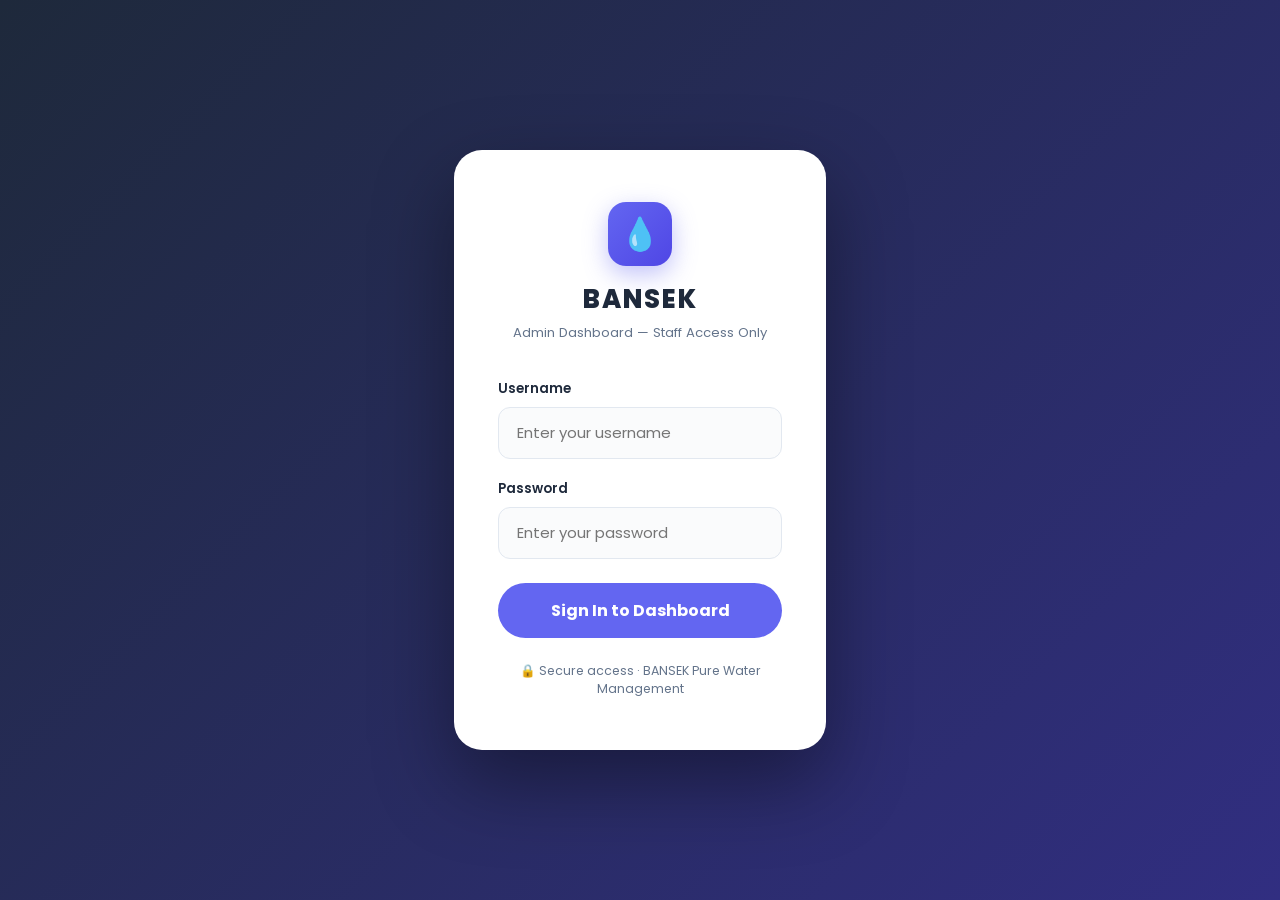
<file: admin/index.html>
﻿<!DOCTYPE html>
<html lang="en">
<head>
  <meta charset="UTF-8"/>
  <meta name="viewport" content="width=device-width,initial-scale=1.0"/>
  <title>Admin Login — BANSEK Pure Water</title>
  <link rel="preconnect" href="https://fonts.googleapis.com">
  <link href="https://fonts.googleapis.com/css2?family=Poppins:wght@400;500;600;700;800&display=swap" rel="stylesheet">
  <link rel="stylesheet" href="css/login.css">
</head>
<body>
  <div class="login-wrap">
    <div class="login-card">
      <div class="login-logo">
        <div class="login-logo-mark">💧</div>
        <h1>BANSEK</h1>
        <p>Admin Dashboard — Staff Access Only</p>
      </div>

      <div class="login-error" id="login-error">⚠️ Incorrect username or password.</div>

      <form id="login-form" novalidate>
        <div class="form-group">
          <label for="username">Username</label>
          <input type="text" id="username" placeholder="Enter your username" autocomplete="username" required>
        </div>
        <div class="form-group">
          <label for="password">Password</label>
          <input type="password" id="password" placeholder="Enter your password" autocomplete="current-password" required>
        </div>
        <button type="submit" class="login-btn">Sign In to Dashboard</button>
      </form>

      <p class="login-footer">🔒 Secure access · BANSEK Pure Water Management</p>
    </div>
  </div>

  <script>
    // ── Default credentials (change these!) ──────────
    // To change: update ADMIN_USER and ADMIN_PASS below
    const ADMIN_USER = 'bansek_admin';
    const ADMIN_PASS = 'bansek2026';

    // Resolve paths relative to current location so it works
    // both locally (admin/index.html) and on the server (/admin/)
    const BASE = window.location.pathname.replace(/\/[^/]*$/, '/');

    // If already logged in, go straight to dashboard
    if (sessionStorage.getItem('bansek_auth') === 'true') {
      window.location.href = BASE + 'dashboard.html';
    }

    document.getElementById('login-form').addEventListener('submit', function(e) {
      e.preventDefault();
      const user = document.getElementById('username').value.trim();
      const pass = document.getElementById('password').value.trim();
      const err  = document.getElementById('login-error');

      if (user === ADMIN_USER && pass === ADMIN_PASS) {
        sessionStorage.setItem('bansek_auth', 'true');
        window.location.href = BASE + 'dashboard.html';
      } else {
        err.style.display = 'block';
        document.getElementById('password').value = '';
        document.getElementById('password').focus();
      }
    });
  </script>
</body>
</html>
</file>
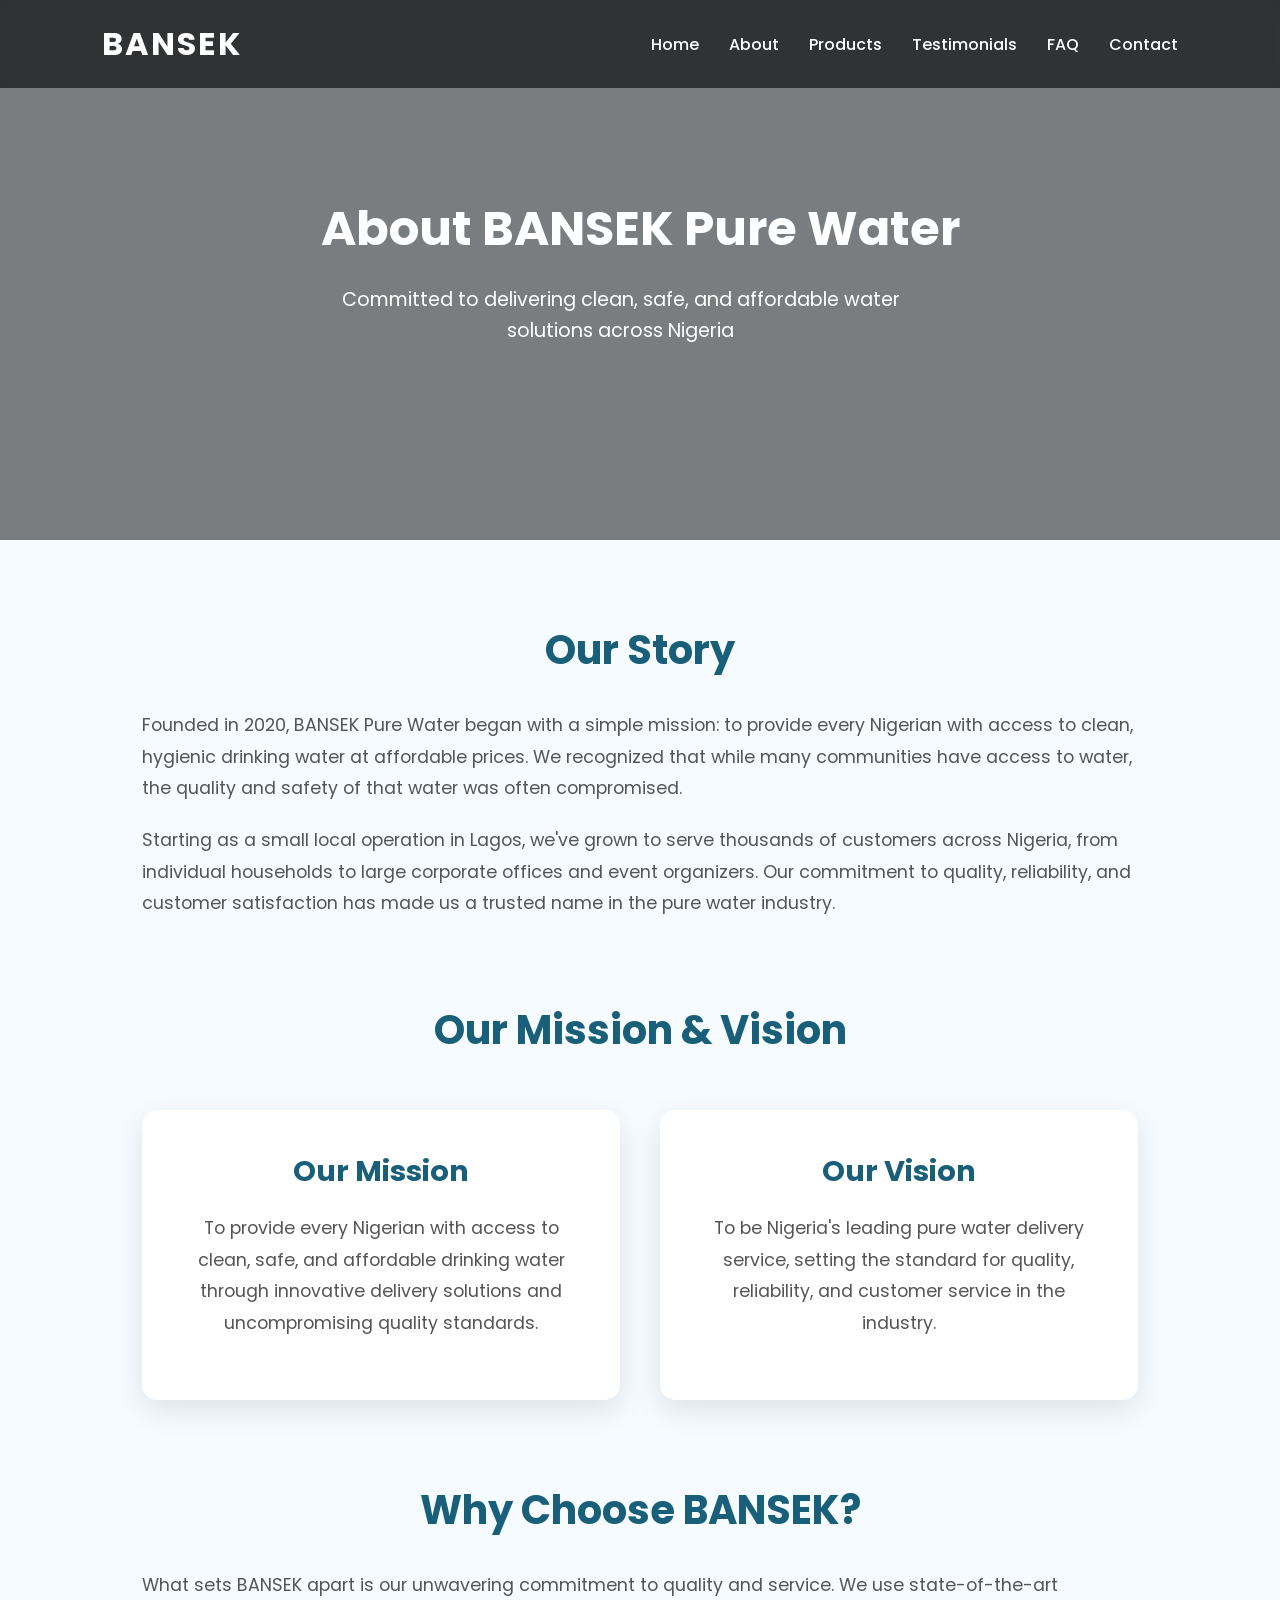
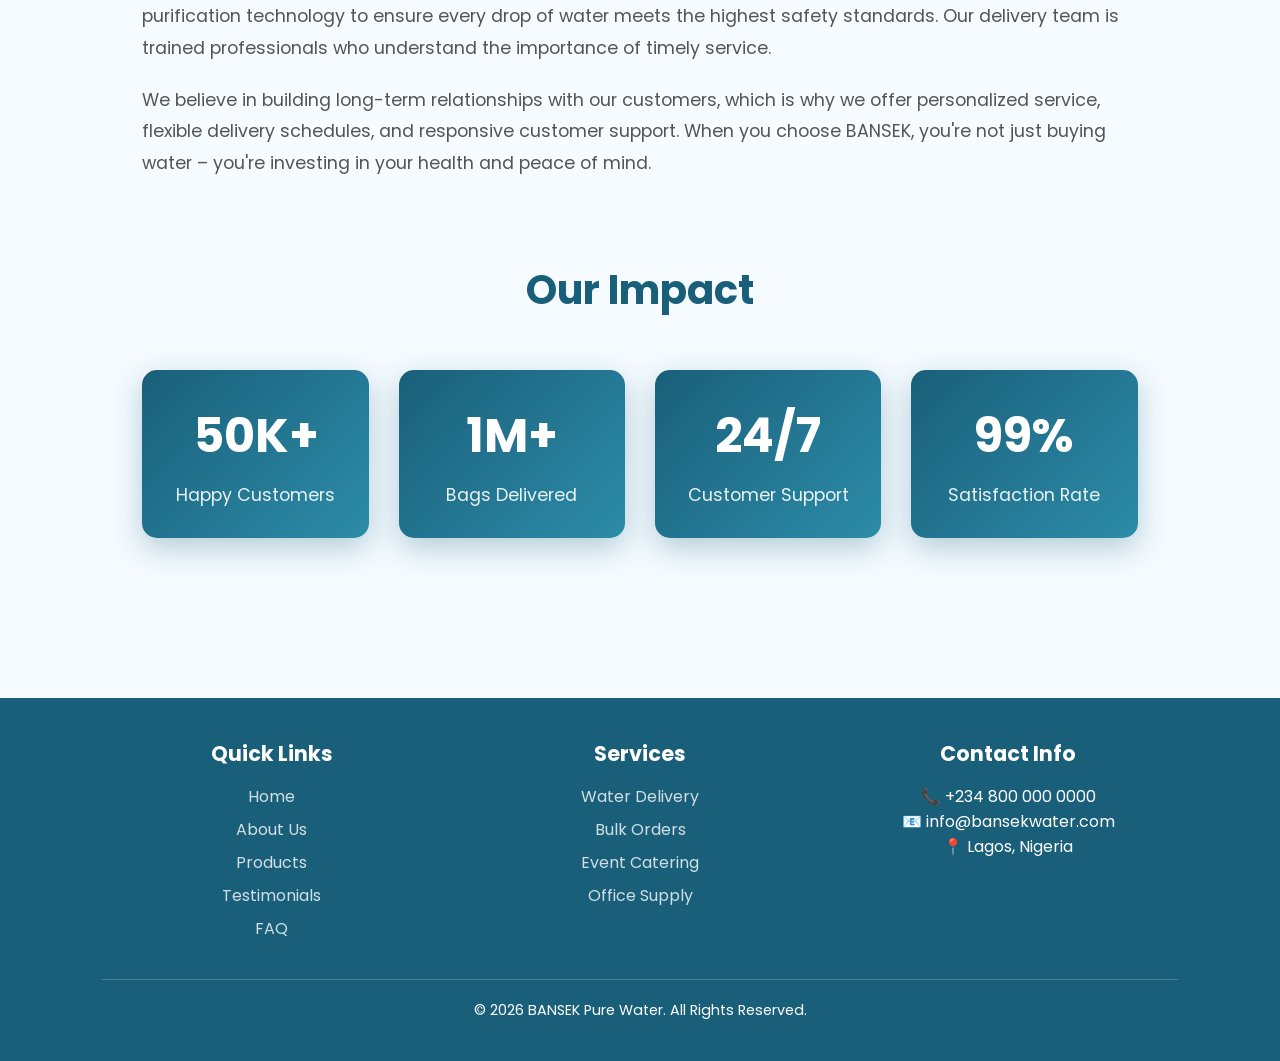
<file: about.html>
<!doctype html>
<html lang="en">
  <head>
    <meta charset="UTF-8" />
    <meta name="viewport" content="width=device-width, initial-scale=1.0" />
    <title>About Us - BANSEK Pure Water</title>
    <meta
      name="description"
      content="Learn about BANSEK Pure Water - Nigeria's leading sachet water delivery service. Quality, reliability, and customer satisfaction since 2020."
    />

    <link rel="preconnect" href="https://fonts.googleapis.com" />
    <link
      href="https://fonts.googleapis.com/css2?family=Poppins:wght@300;400;500;600;700&display=swap"
      rel="stylesheet"
    />

    <style>
      * {
        margin: 0;
        padding: 0;
        box-sizing: border-box;
        font-family: "Poppins", sans-serif;
      }

      html {
        scroll-behavior: smooth;
      }

      body {
        background: #f5fbff;
        color: #222;
        overflow-x: hidden;
      }

      /* NAVBAR */
      nav {
        width: 100%;
        display: flex;
        justify-content: space-between;
        align-items: center;
        padding: 20px 8%;
        position: fixed;
        top: 0;
        left: 0;
        z-index: 1000;
        background: rgba(0, 0, 0, 0.6);
        backdrop-filter: blur(8px);
      }

      nav h1 {
        color: white;
        font-size: 2rem;
        font-weight: 700;
        letter-spacing: 2px;
      }

      nav ul {
        display: flex;
        gap: 30px;
        list-style: none;
      }

      nav a {
        color: white;
        text-decoration: none;
        font-weight: 500;
        font-size: 1rem;
        transition: all 0.3s ease;
        position: relative;
      }

      nav a::after {
        content: "";
        position: absolute;
        bottom: -5px;
        left: 0;
        width: 0;
        height: 2px;
        background: white;
        transition: width 0.3s ease;
      }

      nav a:hover::after {
        width: 100%;
      }

      /* HERO */
      .hero {
        height: 60vh;
        background:
          linear-gradient(rgba(0, 0, 0, 0.5), rgba(0, 0, 0, 0.5)),
          url("https://images.unsplash.com/photo-1558618666-fcd25c85cd64?q=80&w=1200&auto=format&fit=crop")
            center/cover;
        display: flex;
        align-items: center;
        justify-content: center;
        text-align: center;
        color: white;
        padding: 0 8%;
      }

      .hero h2 {
        font-size: 3rem;
        margin-bottom: 20px;
        font-weight: 700;
      }

      .hero p {
        font-size: 1.2rem;
        max-width: 600px;
        line-height: 1.6;
      }

      /* CONTENT */
      .content {
        padding: 80px 8%;
        max-width: 1200px;
        margin: 0 auto;
      }

      .section {
        margin-bottom: 80px;
      }

      .section h2 {
        font-size: 2.5rem;
        margin-bottom: 30px;
        color: #1a5f7a;
        text-align: center;
      }

      .section p {
        font-size: 1.1rem;
        line-height: 1.8;
        margin-bottom: 20px;
        color: #555;
      }

      .mission-vision {
        display: grid;
        grid-template-columns: repeat(auto-fit, minmax(300px, 1fr));
        gap: 40px;
        margin-top: 50px;
      }

      .mission-card,
      .vision-card {
        background: white;
        padding: 40px;
        border-radius: 15px;
        box-shadow: 0 10px 30px rgba(0, 0, 0, 0.1);
        text-align: center;
      }

      .mission-card h3,
      .vision-card h3 {
        font-size: 1.8rem;
        margin-bottom: 20px;
        color: #1a5f7a;
      }

      .stats {
        display: grid;
        grid-template-columns: repeat(auto-fit, minmax(200px, 1fr));
        gap: 30px;
        margin-top: 50px;
      }

      .stat-card {
        background: linear-gradient(135deg, #1a5f7a, #2c8ca8);
        color: white;
        padding: 30px;
        border-radius: 15px;
        text-align: center;
        box-shadow: 0 10px 30px rgba(26, 95, 122, 0.3);
      }

      .stat-number {
        font-size: 3rem;
        font-weight: 700;
        margin-bottom: 10px;
      }

      .stat-label {
        font-size: 1.1rem;
        opacity: 0.9;
      }

      /* FOOTER */
      footer {
        background: #1a5f7a;
        color: white;
        padding: 40px 8%;
        text-align: center;
      }

      .footer-content {
        display: grid;
        grid-template-columns: repeat(auto-fit, minmax(250px, 1fr));
        gap: 30px;
        margin-bottom: 30px;
      }

      .footer-section h3 {
        margin-bottom: 15px;
        font-size: 1.3rem;
      }

      .footer-section a {
        color: white;
        text-decoration: none;
        display: block;
        margin-bottom: 8px;
        opacity: 0.8;
        transition: opacity 0.3s ease;
      }

      .footer-section a:hover {
        opacity: 1;
      }

      .footer-bottom {
        border-top: 1px solid rgba(255, 255, 255, 0.2);
        padding-top: 20px;
        font-size: 0.9rem;
      }

      @media (max-width: 768px) {
        nav ul {
          gap: 15px;
        }

        .hero {
          height: 50vh;
          padding: 0 5%;
        }

        .hero h2 {
          font-size: 2rem;
        }

        .content {
          padding: 40px 5%;
        }

        .section h2 {
          font-size: 2rem;
        }

        .mission-vision {
          grid-template-columns: 1fr;
        }

        .stats {
          grid-template-columns: repeat(2, 1fr);
        }

        .footer-content {
          grid-template-columns: 1fr;
        }
      }
    </style>
  </head>

  <body>
    <!-- NAVBAR -->
    <nav>
      <h1>BANSEK</h1>
      <ul>
        <li><a href="index.html">Home</a></li>
        <li><a href="about.html">About</a></li>
        <li><a href="products.html">Products</a></li>
        <li><a href="testimonials.html">Testimonials</a></li>
        <li><a href="faq.html">FAQ</a></li>
        <li><a href="#contact">Contact</a></li>
      </ul>
    </nav>

    <!-- HERO -->
    <section class="hero">
      <div>
        <h2>About BANSEK Pure Water</h2>
        <p>
          Committed to delivering clean, safe, and affordable water solutions
          across Nigeria
        </p>
      </div>
    </section>

    <!-- CONTENT -->
    <div class="content">
      <section class="section">
        <h2>Our Story</h2>
        <p>
          Founded in 2020, BANSEK Pure Water began with a simple mission: to
          provide every Nigerian with access to clean, hygienic drinking water
          at affordable prices. We recognized that while many communities have
          access to water, the quality and safety of that water was often
          compromised.
        </p>
        <p>
          Starting as a small local operation in Lagos, we've grown to serve
          thousands of customers across Nigeria, from individual households to
          large corporate offices and event organizers. Our commitment to
          quality, reliability, and customer satisfaction has made us a trusted
          name in the pure water industry.
        </p>
      </section>

      <section class="section">
        <h2>Our Mission & Vision</h2>
        <div class="mission-vision">
          <div class="mission-card">
            <h3>Our Mission</h3>
            <p>
              To provide every Nigerian with access to clean, safe, and
              affordable drinking water through innovative delivery solutions
              and uncompromising quality standards.
            </p>
          </div>
          <div class="vision-card">
            <h3>Our Vision</h3>
            <p>
              To be Nigeria's leading pure water delivery service, setting the
              standard for quality, reliability, and customer service in the
              industry.
            </p>
          </div>
        </div>
      </section>

      <section class="section">
        <h2>Why Choose BANSEK?</h2>
        <p>
          What sets BANSEK apart is our unwavering commitment to quality and
          service. We use state-of-the-art purification technology to ensure
          every drop of water meets the highest safety standards. Our delivery
          team is trained professionals who understand the importance of timely
          service.
        </p>
        <p>
          We believe in building long-term relationships with our customers,
          which is why we offer personalized service, flexible delivery
          schedules, and responsive customer support. When you choose BANSEK,
          you're not just buying water – you're investing in your health and
          peace of mind.
        </p>
      </section>

      <section class="section">
        <h2>Our Impact</h2>
        <div class="stats">
          <div class="stat-card">
            <div class="stat-number">50K+</div>
            <div class="stat-label">Happy Customers</div>
          </div>
          <div class="stat-card">
            <div class="stat-number">1M+</div>
            <div class="stat-label">Bags Delivered</div>
          </div>
          <div class="stat-card">
            <div class="stat-number">24/7</div>
            <div class="stat-label">Customer Support</div>
          </div>
          <div class="stat-card">
            <div class="stat-number">99%</div>
            <div class="stat-label">Satisfaction Rate</div>
          </div>
        </div>
      </section>
    </div>

    <!-- FOOTER -->
    <footer>
      <div class="footer-content">
        <div class="footer-section">
          <h3>Quick Links</h3>
          <a href="index.html">Home</a>
          <a href="about.html">About Us</a>
          <a href="products.html">Products</a>
          <a href="testimonials.html">Testimonials</a>
          <a href="faq.html">FAQ</a>
        </div>
        <div class="footer-section">
          <h3>Services</h3>
          <a href="products.html#delivery">Water Delivery</a>
          <a href="products.html#bulk">Bulk Orders</a>
          <a href="products.html#events">Event Catering</a>
          <a href="products.html#offices">Office Supply</a>
        </div>
        <div class="footer-section">
          <h3>Contact Info</h3>
          <p>📞 +234 800 000 0000</p>
          <p>📧 info@bansekwater.com</p>
          <p>📍 Lagos, Nigeria</p>
        </div>
      </div>
      <div class="footer-bottom">
        <p>© 2026 BANSEK Pure Water. All Rights Reserved.</p>
      </div>
    </footer>
  </body>
</html>
</file>
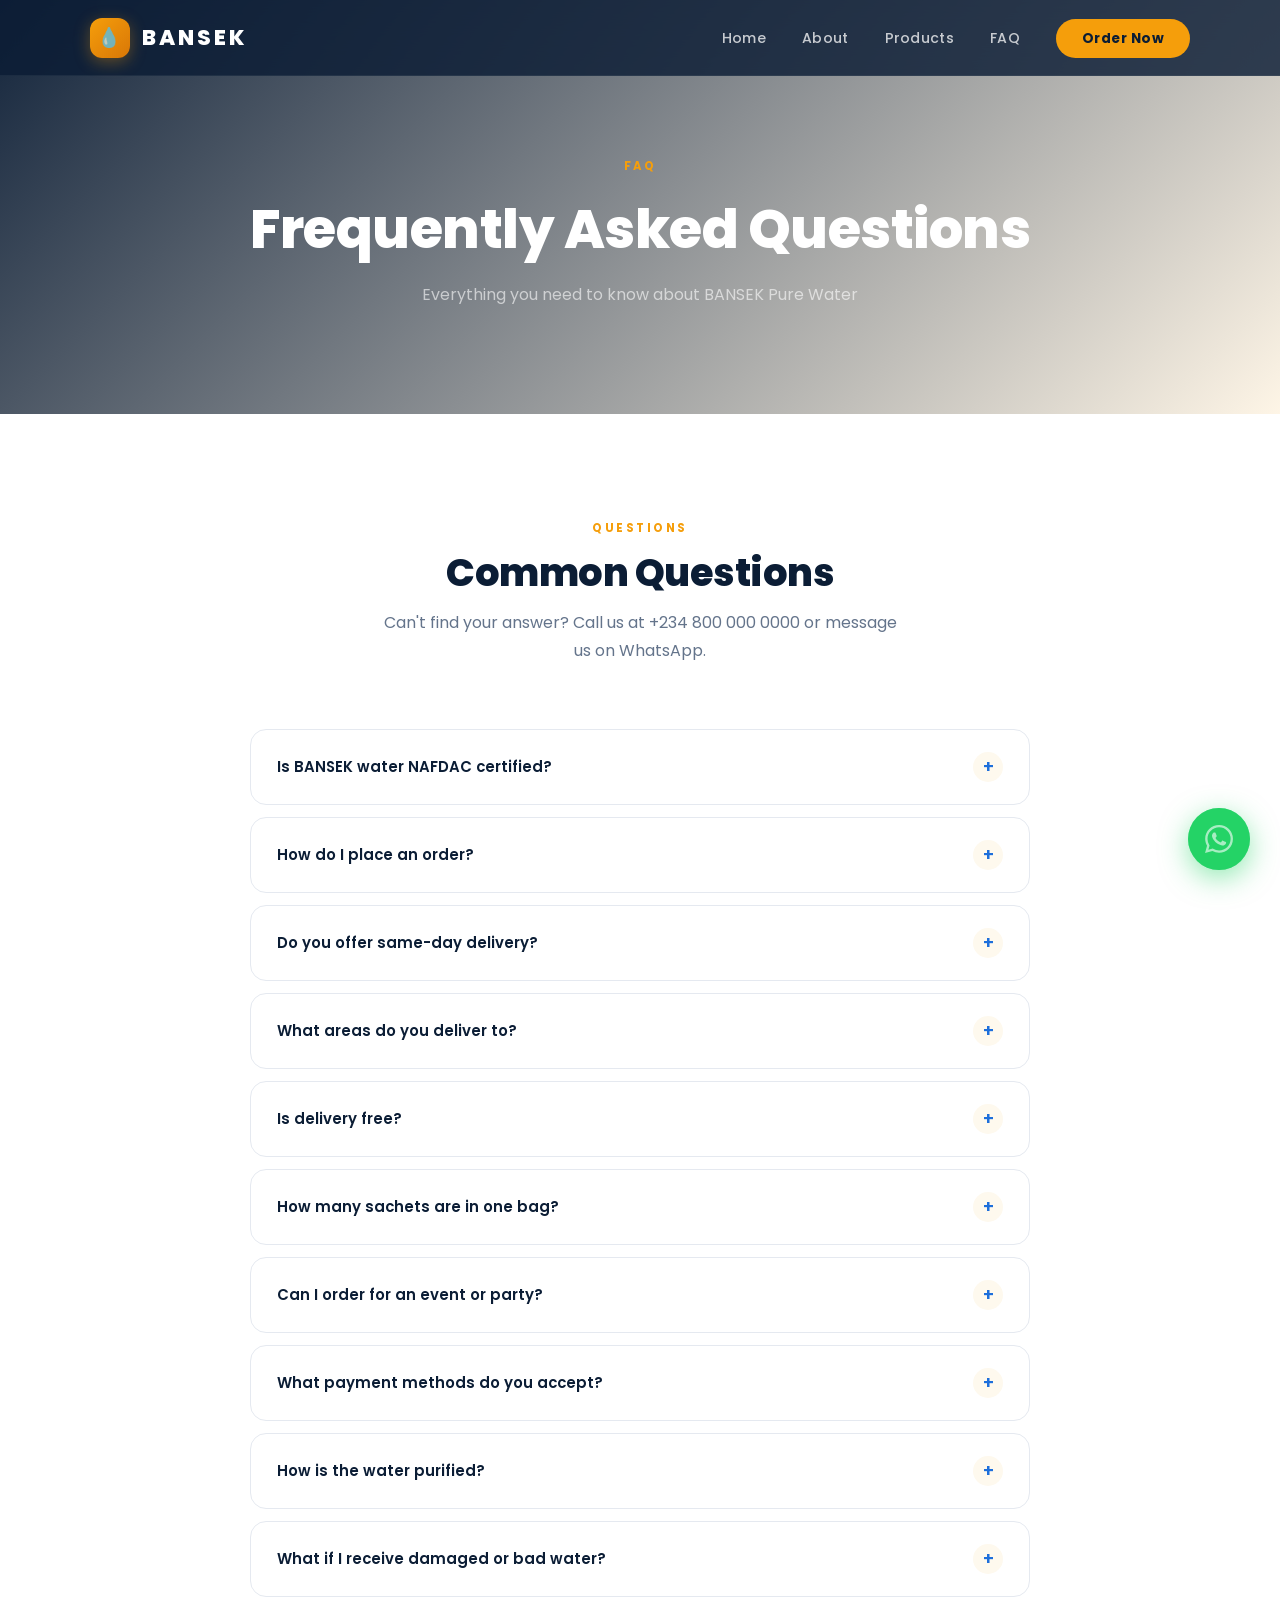
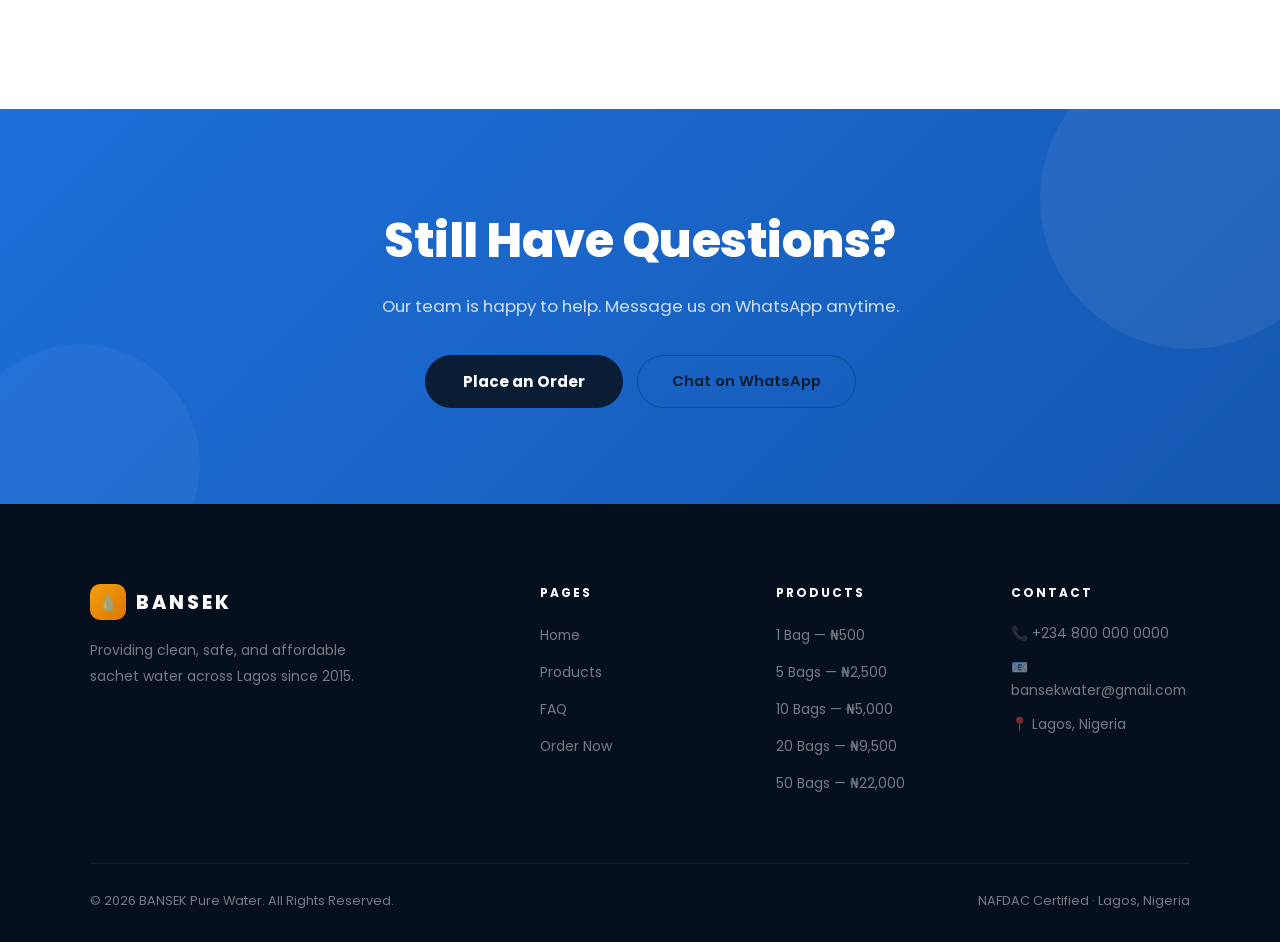
<file: faq.html>
﻿<!DOCTYPE html>
<html lang="en">
<head>
  <meta charset="UTF-8"/><meta name="viewport" content="width=device-width,initial-scale=1.0"/>
  <title>FAQ — BANSEK Pure Water</title>
  <link rel="preconnect" href="https://fonts.googleapis.com">
  <link href="https://fonts.googleapis.com/css2?family=Poppins:wght@300;400;500;600;700;800&display=swap" rel="stylesheet">
  <link rel="stylesheet" href="css/style.css">
  <script>function toggleMenu(){document.getElementById("nav-menu").classList.toggle("open");}</script>
</head>
<body>
<nav id="navbar">
  <a href="index.html" class="nav-logo"><div class="nav-logo-mark">💧</div><h1>BANSEK</h1></a>
  <button class="hamburger" onclick="toggleMenu()" aria-label="Menu">&#9776;</button>
  <ul id="nav-menu">
    <li><a href="index.html">Home</a></li>
    <li><a href="index.html#about">About</a></li>
    <li><a href="products.html">Products</a></li>
    <li><a href="faq.html">FAQ</a></li>
    <li><a href="order.html" class="nav-cta">Order Now</a></li>
  </ul>
</nav>

<div class="page-hero">
  <div>
    <span class="section-eyebrow">FAQ</span>
    <h2>Frequently Asked Questions</h2>
    <p>Everything you need to know about BANSEK Pure Water</p>
  </div>
</div>

<section>
  <div class="section-title">
    <span class="section-eyebrow">Questions</span>
    <h2>Common Questions</h2>
    <p>Can't find your answer? Call us at +234 800 000 0000 or message us on WhatsApp.</p>
  </div>
  <div class="faq-list">
    <div class="faq-item">
      <div class="faq-question">Is BANSEK water NAFDAC certified?<div class="faq-icon">+</div></div>
      <div class="faq-answer">Yes. BANSEK Pure Water is fully certified by NAFDAC. Our production facility meets all required hygiene and safety standards, and every batch is tested before packaging.</div>
    </div>
    <div class="faq-item">
      <div class="faq-question">How do I place an order?<div class="faq-icon">+</div></div>
      <div class="faq-answer">Fill in our <a href="order.html" style="color:var(--teal);font-weight:600;">online order form</a> and click "Send Order on WhatsApp" — your order goes directly to us. You can also call +234 800 000 0000 or message us directly on WhatsApp.</div>
    </div>
    <div class="faq-item">
      <div class="faq-question">Do you offer same-day delivery?<div class="faq-icon">+</div></div>
      <div class="faq-answer">Yes. Orders placed before 12pm are eligible for same-day delivery within Lagos. Orders after 12pm are delivered the next business day. Call us to confirm availability in your area.</div>
    </div>
    <div class="faq-item">
      <div class="faq-question">What areas do you deliver to?<div class="faq-icon">+</div></div>
      <div class="faq-answer">We deliver across Lagos — including Ikeja, Lekki, Victoria Island, Surulere, Yaba, Ikorodu, and more. Contact us to confirm your specific location.</div>
    </div>
    <div class="faq-item">
      <div class="faq-question">Is delivery free?<div class="faq-icon">+</div></div>
      <div class="faq-answer">Delivery is free for orders of 10 bags or more within our standard coverage area. A small delivery fee may apply for smaller orders or locations outside our zone. We will always inform you before confirming.</div>
    </div>
    <div class="faq-item">
      <div class="faq-question">How many sachets are in one bag?<div class="faq-icon">+</div></div>
      <div class="faq-answer">Each bag contains 20 sachets of 500ml each — that is 10 litres of clean drinking water per bag.</div>
    </div>
    <div class="faq-item">
      <div class="faq-question">Can I order for an event or party?<div class="faq-icon">+</div></div>
      <div class="faq-answer">Absolutely. We handle bulk orders for events, parties, weddings, schools, churches, and corporate functions. Contact us in advance and we will offer special pricing for large orders.</div>
    </div>
    <div class="faq-item">
      <div class="faq-question">What payment methods do you accept?<div class="faq-icon">+</div></div>
      <div class="faq-answer">We accept cash on delivery, bank transfer, and mobile payments. Account details are provided when you confirm your order.</div>
    </div>
    <div class="faq-item">
      <div class="faq-question">How is the water purified?<div class="faq-icon">+</div></div>
      <div class="faq-answer">Our water goes through multi-stage purification: filtration, reverse osmosis, UV sterilization, and ozonation. Every batch is tested before packaging to meet NAFDAC and WHO standards.</div>
    </div>
    <div class="faq-item">
      <div class="faq-question">What if I receive damaged or bad water?<div class="faq-icon">+</div></div>
      <div class="faq-answer">Contact us immediately at +234 800 000 0000 or via WhatsApp. We will arrange a replacement at no extra cost — your satisfaction is fully guaranteed.</div>
    </div>
  </div>
</section>

<div class="cta-band">
  <h2>Still Have Questions?</h2>
  <p>Our team is happy to help. Message us on WhatsApp anytime.</p>
  <div class="cta-band-btns">
    <a href="order.html" class="btn-dark">Place an Order</a>
    <a href="https://wa.me/2348000000000" target="_blank" class="btn-ghost" style="border-color:rgba(6,15,30,.3);color:var(--navy);">Chat on WhatsApp</a>
  </div>
</div>

<footer>
  <div class="footer-top">
    <div class="footer-brand">
      <div class="logo-row"><div class="logo-mark">💧</div><span class="logo-name">BANSEK</span></div>
      <p>Providing clean, safe, and affordable sachet water across Lagos since 2015.</p>
    </div>
    <div class="footer-col"><h4>Pages</h4><ul><li><a href="index.html">Home</a></li><li><a href="products.html">Products</a></li><li><a href="faq.html">FAQ</a></li><li><a href="order.html">Order Now</a></li></ul></div>
    <div class="footer-col"><h4>Products</h4><ul><li><a href="order.html?product=1bag">1 Bag — ₦500</a></li><li><a href="order.html?product=5bags">5 Bags — ₦2,500</a></li><li><a href="order.html?product=10bags">10 Bags — ₦5,000</a></li><li><a href="order.html?product=20bags">20 Bags — ₦9,500</a></li><li><a href="order.html?product=50bags">50 Bags — ₦22,000</a></li></ul></div>
    <div class="footer-col"><h4>Contact</h4><p>📞 +234 800 000 0000</p><p>📧 bansekwater@gmail.com</p><p>📍 Lagos, Nigeria</p></div>
  </div>
  <hr class="footer-divider"/>
  <div class="footer-bottom"><span>© 2026 BANSEK Pure Water. All Rights Reserved.</span><span>NAFDAC Certified · Lagos, Nigeria</span></div>
</footer>

<a href="https://wa.me/2348000000000" target="_blank" class="wa-float" aria-label="Order on WhatsApp">
  <div class="wa-float-pulse"></div>
  <svg width="28" height="28" viewBox="0 0 24 24" fill="white"><path d="M17.472 14.382c-.297-.149-1.758-.867-2.03-.967-.273-.099-.471-.148-.67.15-.197.297-.767.966-.94 1.164-.173.199-.347.223-.644.075-.297-.15-1.255-.463-2.39-1.475-.883-.788-1.48-1.761-1.653-2.059-.173-.297-.018-.458.13-.606.134-.133.298-.347.446-.52.149-.174.198-.298.298-.497.099-.198.05-.371-.025-.52-.075-.149-.669-1.612-.916-2.207-.242-.579-.487-.5-.669-.51-.173-.008-.371-.01-.57-.01-.198 0-.52.074-.792.372-.272.297-1.04 1.016-1.04 2.479 0 1.462 1.065 2.875 1.213 3.074.149.198 2.096 3.2 5.077 4.487.709.306 1.262.489 1.694.625.712.227 1.36.195 1.871.118.571-.085 1.758-.719 2.006-1.413.248-.694.248-1.289.173-1.413-.074-.124-.272-.198-.57-.347m-5.421 7.403h-.004a9.87 9.87 0 01-5.031-1.378l-.361-.214-3.741.982.998-3.648-.235-.374a9.86 9.86 0 01-1.51-5.26c.001-5.45 4.436-9.884 9.888-9.884 2.64 0 5.122 1.03 6.988 2.898a9.825 9.825 0 012.893 6.994c-.003 5.45-4.437 9.884-9.885 9.884m8.413-18.297A11.815 11.815 0 0012.05 0C5.495 0 .16 5.335.157 11.892c0 2.096.547 4.142 1.588 5.945L.057 24l6.305-1.654a11.882 11.882 0 005.683 1.448h.005c6.554 0 11.89-5.335 11.893-11.893a11.821 11.821 0 00-3.48-8.413z"/></svg>
</a>
<script src="js/nav.js"></script>
</body></html>
</file>
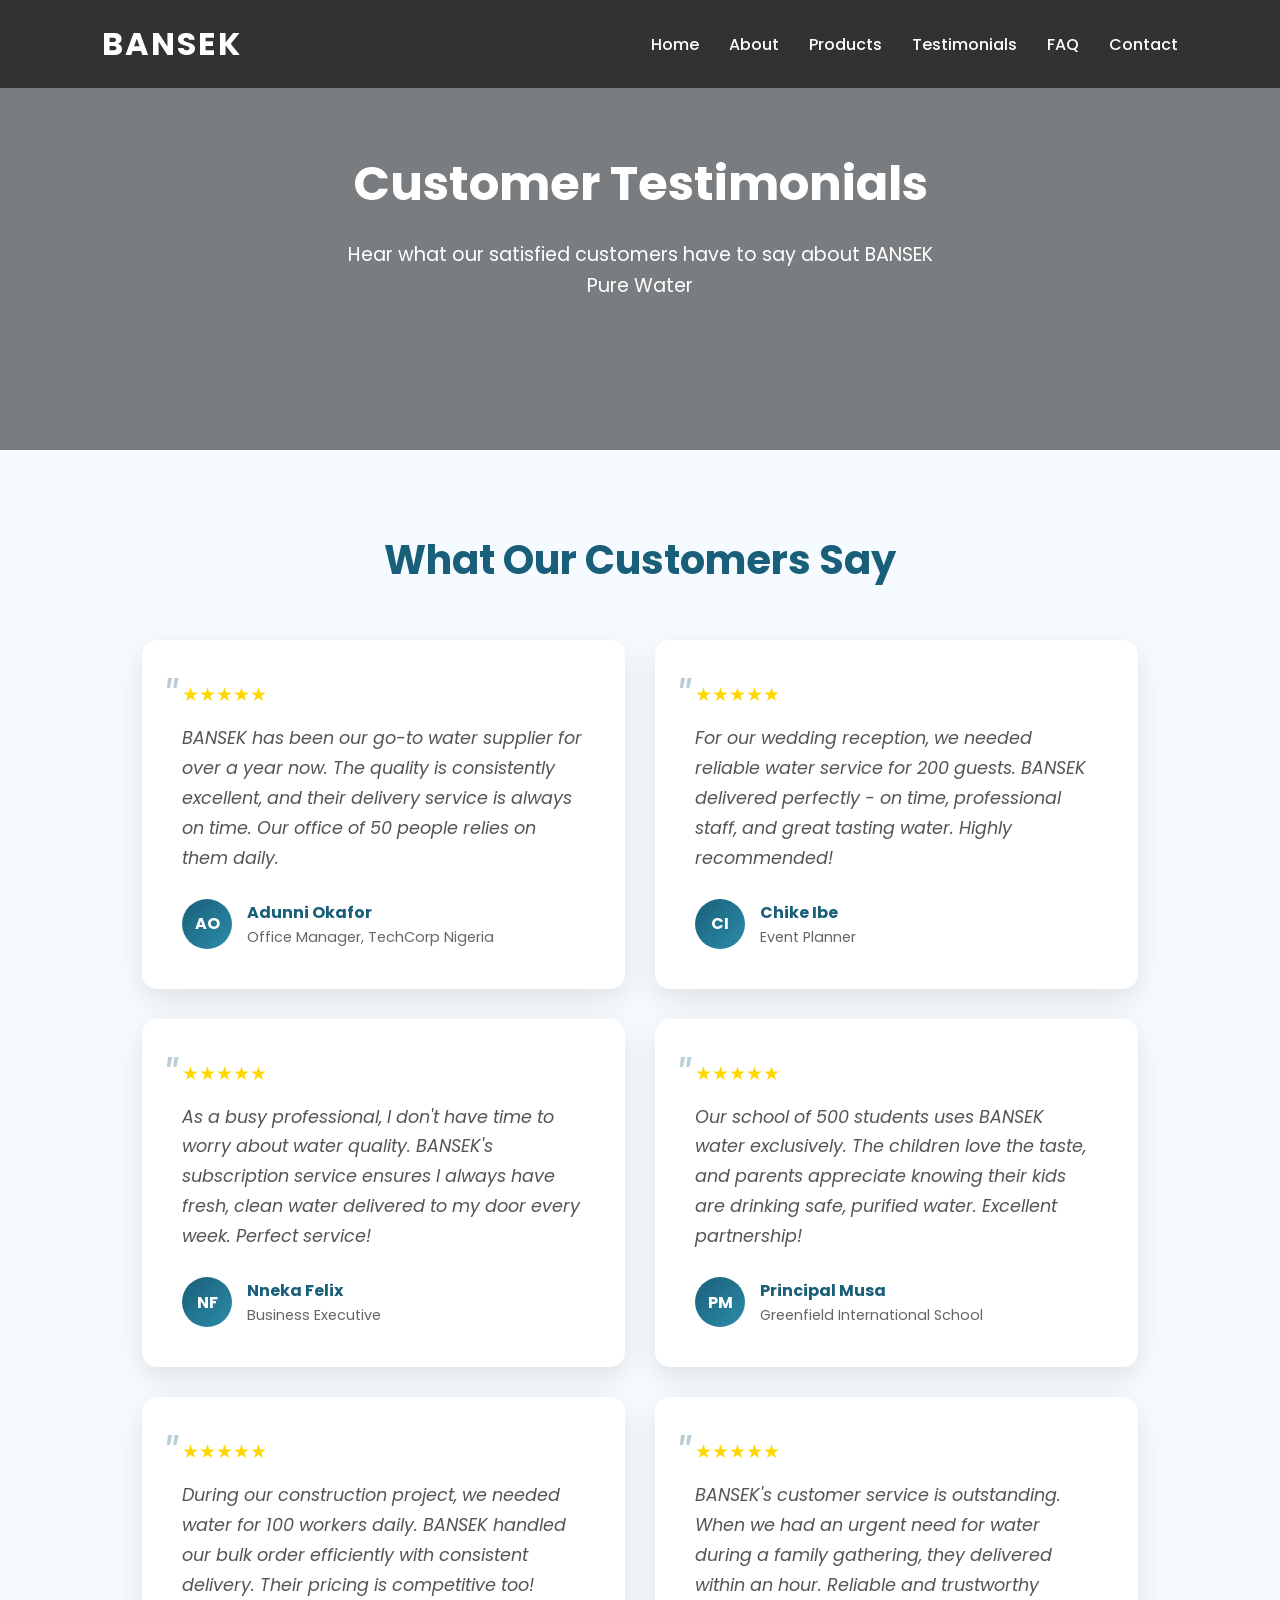
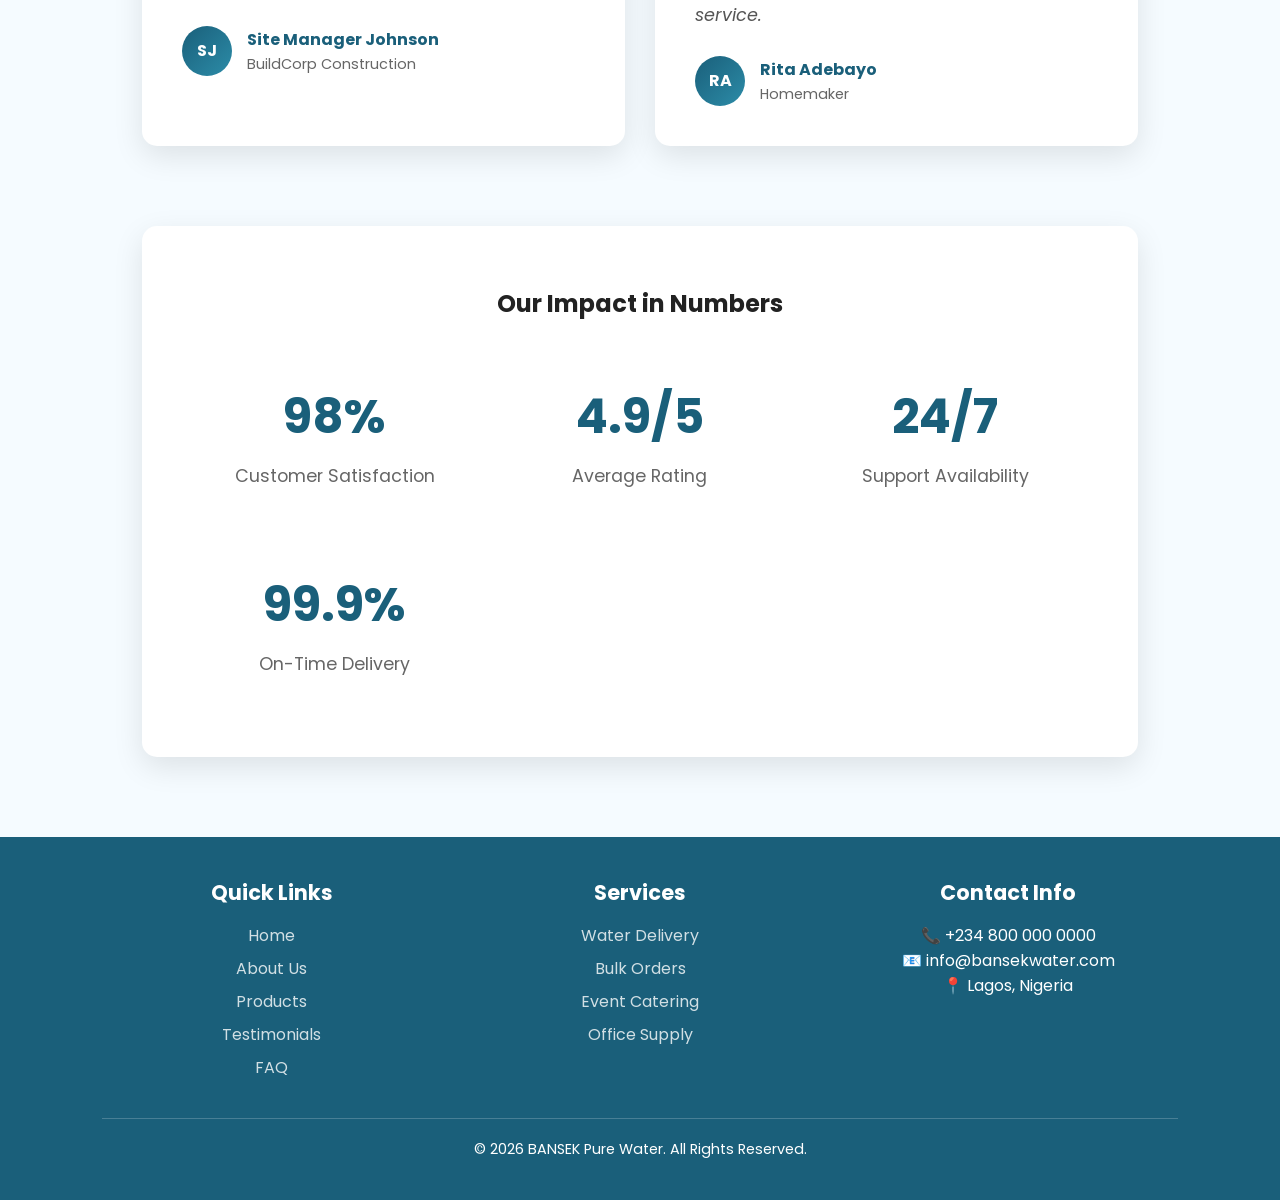
<file: testimonials.html>
<!doctype html>
<html lang="en">
  <head>
    <meta charset="UTF-8" />
    <meta name="viewport" content="width=device-width, initial-scale=1.0" />
    <title>Testimonials - BANSEK Pure Water</title>
    <meta
      name="description"
      content="Read what our customers say about BANSEK Pure Water. Real testimonials from satisfied customers across Nigeria."
    />

    <link rel="preconnect" href="https://fonts.googleapis.com" />
    <link
      href="https://fonts.googleapis.com/css2?family=Poppins:wght@300;400;500;600;700&display=swap"
      rel="stylesheet"
    />

    <style>
      * {
        margin: 0;
        padding: 0;
        box-sizing: border-box;
        font-family: "Poppins", sans-serif;
      }

      html {
        scroll-behavior: smooth;
      }

      body {
        background: #f5fbff;
        color: #222;
        overflow-x: hidden;
      }

      /* NAVBAR */
      nav {
        width: 100%;
        display: flex;
        justify-content: space-between;
        align-items: center;
        padding: 20px 8%;
        position: fixed;
        top: 0;
        left: 0;
        z-index: 1000;
        background: rgba(0, 0, 0, 0.6);
        backdrop-filter: blur(8px);
      }

      nav h1 {
        color: white;
        font-size: 2rem;
        font-weight: 700;
        letter-spacing: 2px;
      }

      nav ul {
        display: flex;
        gap: 30px;
        list-style: none;
      }

      nav a {
        color: white;
        text-decoration: none;
        font-weight: 500;
        font-size: 1rem;
        transition: all 0.3s ease;
        position: relative;
      }

      nav a::after {
        content: "";
        position: absolute;
        bottom: -5px;
        left: 0;
        width: 0;
        height: 2px;
        background: white;
        transition: width 0.3s ease;
      }

      nav a:hover::after {
        width: 100%;
      }

      /* HERO */
      .hero {
        height: 50vh;
        background:
          linear-gradient(rgba(0, 0, 0, 0.5), rgba(0, 0, 0, 0.5)),
          url("https://images.unsplash.com/photo-1522202176988-66273c2fd55f?q=80&w=1200&auto=format&fit=crop")
            center/cover;
        display: flex;
        align-items: center;
        justify-content: center;
        text-align: center;
        color: white;
        padding: 0 8%;
      }

      .hero h2 {
        font-size: 3rem;
        margin-bottom: 20px;
        font-weight: 700;
      }

      .hero p {
        font-size: 1.2rem;
        max-width: 600px;
        line-height: 1.6;
      }

      /* CONTENT */
      .content {
        padding: 80px 8%;
        max-width: 1200px;
        margin: 0 auto;
      }

      .section {
        margin-bottom: 80px;
      }

      .section h2 {
        font-size: 2.5rem;
        margin-bottom: 30px;
        color: #1a5f7a;
        text-align: center;
      }

      .testimonials-grid {
        display: grid;
        grid-template-columns: repeat(auto-fit, minmax(350px, 1fr));
        gap: 30px;
        margin-top: 50px;
      }

      .testimonial-card {
        background: white;
        padding: 40px;
        border-radius: 15px;
        box-shadow: 0 10px 30px rgba(0, 0, 0, 0.1);
        position: relative;
        transition: all 0.3s ease;
      }

      .testimonial-card:hover {
        transform: translateY(-5px);
        box-shadow: 0 15px 40px rgba(0, 0, 0, 0.15);
      }

      .testimonial-quote {
        font-size: 1.1rem;
        line-height: 1.7;
        color: #555;
        margin-bottom: 25px;
        font-style: italic;
      }

      .testimonial-quote::before {
        content: '"';
        font-size: 3rem;
        color: #1a5f7a;
        position: absolute;
        top: 20px;
        left: 20px;
        opacity: 0.3;
      }

      .testimonial-author {
        display: flex;
        align-items: center;
      }

      .author-avatar {
        width: 50px;
        height: 50px;
        border-radius: 50%;
        background: linear-gradient(135deg, #1a5f7a, #2c8ca8);
        display: flex;
        align-items: center;
        justify-content: center;
        color: white;
        font-weight: 700;
        margin-right: 15px;
      }

      .author-info h4 {
        font-size: 1rem;
        margin-bottom: 2px;
        color: #1a5f7a;
      }

      .author-info p {
        font-size: 0.9rem;
        color: #666;
      }

      .rating {
        color: #ffd700;
        font-size: 1.2rem;
        margin-bottom: 15px;
      }

      .stats-section {
        background: white;
        padding: 60px;
        border-radius: 15px;
        box-shadow: 0 10px 30px rgba(0, 0, 0, 0.1);
        text-align: center;
      }

      .stats-grid {
        display: grid;
        grid-template-columns: repeat(auto-fit, minmax(200px, 1fr));
        gap: 40px;
        margin-top: 40px;
      }

      .stat-item {
        padding: 20px;
      }

      .stat-number {
        font-size: 3rem;
        font-weight: 700;
        color: #1a5f7a;
        margin-bottom: 10px;
      }

      .stat-label {
        font-size: 1.1rem;
        color: #666;
      }

      /* FOOTER */
      footer {
        background: #1a5f7a;
        color: white;
        padding: 40px 8%;
        text-align: center;
      }

      .footer-content {
        display: grid;
        grid-template-columns: repeat(auto-fit, minmax(250px, 1fr));
        gap: 30px;
        margin-bottom: 30px;
      }

      .footer-section h3 {
        margin-bottom: 15px;
        font-size: 1.3rem;
      }

      .footer-section a {
        color: white;
        text-decoration: none;
        display: block;
        margin-bottom: 8px;
        opacity: 0.8;
        transition: opacity 0.3s ease;
      }

      .footer-section a:hover {
        opacity: 1;
      }

      .footer-bottom {
        border-top: 1px solid rgba(255, 255, 255, 0.2);
        padding-top: 20px;
        font-size: 0.9rem;
      }

      @media (max-width: 768px) {
        nav ul {
          gap: 15px;
        }

        .hero {
          height: 40vh;
          padding: 0 5%;
        }

        .hero h2 {
          font-size: 2rem;
        }

        .content {
          padding: 40px 5%;
        }

        .section h2 {
          font-size: 2rem;
        }

        .testimonials-grid {
          grid-template-columns: 1fr;
        }

        .stats-grid {
          grid-template-columns: repeat(2, 1fr);
        }

        .footer-content {
          grid-template-columns: 1fr;
        }
      }
    </style>
  </head>

  <body>
    <!-- NAVBAR -->
    <nav>
      <h1>BANSEK</h1>
      <ul>
        <li><a href="index.html">Home</a></li>
        <li><a href="about.html">About</a></li>
        <li><a href="products.html">Products</a></li>
        <li><a href="testimonials.html">Testimonials</a></li>
        <li><a href="faq.html">FAQ</a></li>
        <li><a href="index.html#contact">Contact</a></li>
      </ul>
    </nav>

    <!-- HERO -->
    <section class="hero">
      <div>
        <h2>Customer Testimonials</h2>
        <p>
          Hear what our satisfied customers have to say about BANSEK Pure Water
        </p>
      </div>
    </section>

    <!-- CONTENT -->
    <div class="content">
      <section class="section">
        <h2>What Our Customers Say</h2>

        <div class="testimonials-grid">
          <div class="testimonial-card">
            <div class="rating">★★★★★</div>
            <p class="testimonial-quote">
              BANSEK has been our go-to water supplier for over a year now. The
              quality is consistently excellent, and their delivery service is
              always on time. Our office of 50 people relies on them daily.
            </p>
            <div class="testimonial-author">
              <div class="author-avatar">AO</div>
              <div class="author-info">
                <h4>Adunni Okafor</h4>
                <p>Office Manager, TechCorp Nigeria</p>
              </div>
            </div>
          </div>

          <div class="testimonial-card">
            <div class="rating">★★★★★</div>
            <p class="testimonial-quote">
              For our wedding reception, we needed reliable water service for
              200 guests. BANSEK delivered perfectly - on time, professional
              staff, and great tasting water. Highly recommended!
            </p>
            <div class="testimonial-author">
              <div class="author-avatar">CI</div>
              <div class="author-info">
                <h4>Chike Ibe</h4>
                <p>Event Planner</p>
              </div>
            </div>
          </div>

          <div class="testimonial-card">
            <div class="rating">★★★★★</div>
            <p class="testimonial-quote">
              As a busy professional, I don't have time to worry about water
              quality. BANSEK's subscription service ensures I always have
              fresh, clean water delivered to my door every week. Perfect
              service!
            </p>
            <div class="testimonial-author">
              <div class="author-avatar">NF</div>
              <div class="author-info">
                <h4>Nneka Felix</h4>
                <p>Business Executive</p>
              </div>
            </div>
          </div>

          <div class="testimonial-card">
            <div class="rating">★★★★★</div>
            <p class="testimonial-quote">
              Our school of 500 students uses BANSEK water exclusively. The
              children love the taste, and parents appreciate knowing their kids
              are drinking safe, purified water. Excellent partnership!
            </p>
            <div class="testimonial-author">
              <div class="author-avatar">PM</div>
              <div class="author-info">
                <h4>Principal Musa</h4>
                <p>Greenfield International School</p>
              </div>
            </div>
          </div>

          <div class="testimonial-card">
            <div class="rating">★★★★★</div>
            <p class="testimonial-quote">
              During our construction project, we needed water for 100 workers
              daily. BANSEK handled our bulk order efficiently with consistent
              delivery. Their pricing is competitive too!
            </p>
            <div class="testimonial-author">
              <div class="author-avatar">SJ</div>
              <div class="author-info">
                <h4>Site Manager Johnson</h4>
                <p>BuildCorp Construction</p>
              </div>
            </div>
          </div>

          <div class="testimonial-card">
            <div class="rating">★★★★★</div>
            <p class="testimonial-quote">
              BANSEK's customer service is outstanding. When we had an urgent
              need for water during a family gathering, they delivered within an
              hour. Reliable and trustworthy service.
            </p>
            <div class="testimonial-author">
              <div class="author-avatar">RA</div>
              <div class="author-info">
                <h4>Rita Adebayo</h4>
                <p>Homemaker</p>
              </div>
            </div>
          </div>
        </div>
      </section>

      <section class="stats-section">
        <h2>Our Impact in Numbers</h2>
        <div class="stats-grid">
          <div class="stat-item">
            <div class="stat-number">98%</div>
            <div class="stat-label">Customer Satisfaction</div>
          </div>
          <div class="stat-item">
            <div class="stat-number">4.9/5</div>
            <div class="stat-label">Average Rating</div>
          </div>
          <div class="stat-item">
            <div class="stat-number">24/7</div>
            <div class="stat-label">Support Availability</div>
          </div>
          <div class="stat-item">
            <div class="stat-number">99.9%</div>
            <div class="stat-label">On-Time Delivery</div>
          </div>
        </div>
      </section>
    </div>

    <!-- FOOTER -->
    <footer>
      <div class="footer-content">
        <div class="footer-section">
          <h3>Quick Links</h3>
          <a href="index.html">Home</a>
          <a href="about.html">About Us</a>
          <a href="products.html">Products</a>
          <a href="testimonials.html">Testimonials</a>
          <a href="faq.html">FAQ</a>
        </div>
        <div class="footer-section">
          <h3>Services</h3>
          <a href="products.html#delivery">Water Delivery</a>
          <a href="products.html#bulk">Bulk Orders</a>
          <a href="products.html#events">Event Catering</a>
          <a href="products.html#offices">Office Supply</a>
        </div>
        <div class="footer-section">
          <h3>Contact Info</h3>
          <p>📞 +234 800 000 0000</p>
          <p>📧 info@bansekwater.com</p>
          <p>📍 Lagos, Nigeria</p>
        </div>
      </div>
      <div class="footer-bottom">
        <p>© 2026 BANSEK Pure Water. All Rights Reserved.</p>
      </div>
    </footer>
  </body>
</html>
</file>
<file: admin/css/login.css>
:root{--navy:#1e293b;--navy2:#334155;--accent:#6366f1;--accent2:#4f46e5;--sky:#f0f4ff;--white:#fff;--text:#1e293b;--muted:#64748b;--border:#e2e8f0;--danger:#ef4444;--warning:#f59e0b;--success:#10b981}
*{margin:0;padding:0;box-sizing:border-box}
html{scroll-behavior:smooth}
body{font-family:Poppins,sans-serif;background:linear-gradient(135deg,#1e293b 0%,#312e81 100%);color:var(--text);min-height:100vh;display:flex;align-items:center;justify-content:center;-webkit-font-smoothing:antialiased}
.login-wrap{width:100%;max-width:420px;padding:24px}
.login-card{background:var(--white);border-radius:28px;padding:52px 44px;box-shadow:0 32px 80px rgba(0,0,0,.4)}
.login-logo{text-align:center;margin-bottom:36px}
.login-logo-mark{width:64px;height:64px;background:linear-gradient(135deg,#6366f1,#4f46e5);border-radius:18px;display:flex;align-items:center;justify-content:center;font-size:2rem;margin:0 auto 14px;box-shadow:0 8px 24px rgba(99,102,241,.4)}
.login-logo h1{font-size:1.6rem;font-weight:800;color:var(--navy);letter-spacing:2px}
.login-logo p{font-size:.82rem;color:var(--muted);margin-top:4px}
.form-group{margin-bottom:20px}
.form-group label{display:block;margin-bottom:8px;font-weight:600;font-size:.83rem;color:var(--navy)}
.form-group input{width:100%;padding:14px 18px;border:1.5px solid var(--border);border-radius:12px;font-size:.93rem;font-family:Poppins,sans-serif;color:var(--text);background:#fafbfc;transition:border-color .2s,box-shadow .2s;outline:none}
.form-group input:focus{border-color:var(--accent);box-shadow:0 0 0 4px rgba(99,102,241,.1);background:var(--white)}
.login-btn{width:100%;padding:15px;background:var(--accent);color:var(--white);border:none;border-radius:50px;font-size:1rem;font-weight:700;cursor:pointer;transition:all .25s;font-family:Poppins,sans-serif;margin-top:4px}
.login-btn:hover{background:var(--accent2);transform:translateY(-2px);box-shadow:0 10px 28px rgba(99,102,241,.4)}
.login-error{display:none;background:#fef2f2;color:#991b1b;border:1px solid #fca5a5;padding:12px 16px;border-radius:10px;font-size:.85rem;font-weight:600;margin-bottom:18px;text-align:center}
.login-footer{text-align:center;margin-top:24px;font-size:.78rem;color:var(--muted)}
</file>
<file: css/style.css>
﻿:root{
  /* ── Brand palette ── */
  --navy:   #0b1d35;   /* deep ocean blue  */
  --navy2:  #122848;   /* slightly lighter */
  --accent: #f59e0b;   /* warm amber/gold  */
  --accent2:#d97706;   /* darker amber     */
  --blue:   #1d6fdb;   /* vivid blue CTA   */
  --blue2:  #1558b0;   /* hover blue       */
  /* ── Neutrals ── */
  --sky:    #fef9ee;   /* warm off-white bg */
  --white:  #ffffff;
  --text:   #0b1d35;
  --muted:  #64748b;
  --border: #e5e9f0;
  /* ── Utility ── */
  --radius: 18px;
  --shadow: 0 4px 24px rgba(0,0,0,.07);
  --shadow-lg: 0 20px 60px rgba(0,0,0,.12);
  --wa:  #25d366;
  --wa2: #1db954;
}
*{margin:0;padding:0;box-sizing:border-box}
html{scroll-behavior:smooth}
body{font-family:Poppins,sans-serif;background:var(--white);color:var(--text);overflow-x:hidden;-webkit-font-smoothing:antialiased}
/* NAV */
nav{position:fixed;top:0;left:0;width:100%;z-index:1000;display:flex;justify-content:space-between;align-items:center;padding:0 7%;height:76px;background:rgba(11,29,53,.82);backdrop-filter:blur(20px);-webkit-backdrop-filter:blur(20px);border-bottom:1px solid rgba(255,255,255,.06);transition:background .3s,box-shadow .3s}
nav.scrolled{background:rgba(11,29,53,.97);box-shadow:0 2px 40px rgba(0,0,0,.4)}
.nav-logo{display:flex;align-items:center;gap:12px;text-decoration:none}
.nav-logo-mark{width:40px;height:40px;background:linear-gradient(135deg,var(--accent),var(--accent2));border-radius:12px;display:flex;align-items:center;justify-content:center;font-size:1.2rem;box-shadow:0 4px 16px rgba(245,158,11,.35)}
.nav-logo h1{color:var(--white);font-size:1.35rem;font-weight:800;letter-spacing:3px}
nav ul{display:flex;list-style:none;gap:36px;align-items:center}
nav a{color:rgba(255,255,255,.75);text-decoration:none;font-size:.88rem;font-weight:500;letter-spacing:.3px;transition:color .2s;position:relative}
nav a::after{content:"";position:absolute;bottom:-4px;left:0;width:0;height:2px;background:var(--accent);border-radius:2px;transition:width .25s}
nav a:hover{color:var(--white)}
nav a:hover::after{width:100%}
.nav-cta{background:var(--accent)!important;color:var(--navy)!important;padding:10px 26px;border-radius:50px;font-weight:700!important;font-size:.85rem!important;letter-spacing:.5px;transition:all .25s!important}
.nav-cta::after{display:none!important}
.nav-cta:hover{background:var(--accent2)!important;color:var(--white)!important;transform:translateY(-2px);box-shadow:0 8px 24px rgba(245,158,11,.4)!important}
.hamburger{display:none;color:white;font-size:1.5rem;cursor:pointer;background:none;border:none;padding:4px}
/* HERO */
.hero{min-height:100vh;background:linear-gradient(135deg,rgba(11,29,53,.96) 0%,rgba(18,40,72,.88) 50%,rgba(245,158,11,.12) 100%),url("https://images.unsplash.com/photo-1559827260-dc66d52bef19?q=80&w=1600&auto=format&fit=crop") center/cover no-repeat;display:flex;align-items:center;justify-content:center;text-align:center;padding:120px 7% 80px;color:var(--white)}
.hero-content{max-width:720px;width:100%;animation:fadeUp .9s ease both}
.hero-badge{display:inline-flex;align-items:center;gap:8px;background:rgba(245,158,11,.12);border:1px solid rgba(245,158,11,.3);color:var(--accent);padding:7px 18px;border-radius:50px;font-size:.78rem;font-weight:700;letter-spacing:1.5px;text-transform:uppercase;margin-bottom:28px}
.hero h2{font-size:clamp(2.6rem,5vw,4.2rem);font-weight:800;line-height:1.1;margin-bottom:24px;letter-spacing:-1px;color:var(--white)}
.hero h2 span{color:var(--accent)}
.hero p{font-size:1.05rem;line-height:1.85;color:rgba(255,255,255,.75);max-width:560px;margin:0 auto 40px}
.hero-btns{display:flex;gap:14px;flex-wrap:wrap;align-items:center;justify-content:center}
.btn-outline{display:inline-flex;align-items:center;gap:8px;padding:14px 34px;background:transparent;color:var(--white);text-decoration:none;border-radius:50px;font-weight:600;font-size:.92rem;border:1.5px solid rgba(255,255,255,.4);transition:all .25s}
.btn-outline:hover{border-color:var(--accent);color:var(--accent);transform:translateY(-3px)}
/* NAV LOGO — supports both .nav-logo-mark and .nav-logo-icon */
.nav-logo-mark,.nav-logo-icon{width:40px;height:40px;background:linear-gradient(135deg,var(--accent),var(--accent2));border-radius:12px;display:flex;align-items:center;justify-content:center;font-size:1.2rem;box-shadow:0 4px 16px rgba(245,158,11,.35)}
/* FOOTER GRID — supports both .footer-top and .footer-grid */
.footer-top,.footer-grid{display:grid;grid-template-columns:2.2fr 1fr 1fr;gap:56px;margin-bottom:56px}
.footer-brand h3{color:var(--white);font-size:1.2rem;font-weight:800;letter-spacing:3px;margin-bottom:14px}
.footer-brand p{font-size:.87rem;line-height:1.85;max-width:280px;margin-bottom:24px;color:rgba(255,255,255,.45)}
/* ABOUT BADGE */
.about-badge{position:absolute;bottom:-20px;right:-20px;background:var(--accent);color:var(--navy);border-radius:16px;padding:16px 20px;font-weight:800;font-size:.9rem;box-shadow:0 8px 24px rgba(245,158,11,.4)}
.about-badge span{font-size:1.8rem;font-weight:800;display:block;line-height:1}
/* SECTION LABEL */
.section-label{display:inline-block;color:var(--accent);font-size:.72rem;font-weight:700;letter-spacing:2.5px;text-transform:uppercase;margin-bottom:14px}
/* ABOUT CHECKS — plain li without check-icon */
.about-checks li{padding-left:20px;position:relative}
.about-checks li::before{content:"✓";position:absolute;left:0;color:var(--accent);font-weight:800}
/* TESTIMONIAL CUSTOMER */
.customer{color:rgba(255,255,255,.5);font-size:.85rem;font-style:normal;margin-top:-16px}
/* BUTTONS */
.btn-primary{display:inline-flex;align-items:center;gap:8px;padding:15px 36px;background:var(--blue);color:var(--white);text-decoration:none;border-radius:50px;font-weight:700;font-size:.92rem;letter-spacing:.3px;transition:all .25s;border:none;cursor:pointer;font-family:Poppins,sans-serif}
.btn-primary:hover{background:var(--blue2);color:var(--white);transform:translateY(-3px);box-shadow:0 12px 32px rgba(29,111,219,.4)}
.btn-ghost{display:inline-flex;align-items:center;gap:8px;padding:14px 34px;background:transparent;color:var(--white);text-decoration:none;border-radius:50px;font-weight:600;font-size:.92rem;border:1.5px solid rgba(255,255,255,.35);transition:all .25s}
.btn-ghost:hover{border-color:var(--accent);color:var(--accent);transform:translateY(-3px)}
.btn-dark{display:inline-flex;align-items:center;gap:8px;padding:15px 38px;background:var(--navy);color:var(--white);text-decoration:none;border-radius:50px;font-weight:700;font-size:.95rem;transition:all .25s;border:none;cursor:pointer;font-family:Poppins,sans-serif}
.btn-dark:hover{background:var(--navy2);transform:translateY(-3px);box-shadow:0 12px 32px rgba(11,29,53,.4)}
.btn-wa{display:inline-flex;align-items:center;gap:9px;padding:15px 36px;background:var(--wa);color:var(--white);text-decoration:none;border-radius:50px;font-weight:700;font-size:.95rem;transition:all .25s;border:none;cursor:pointer;font-family:Poppins,sans-serif}
.btn-wa:hover{background:var(--wa2);transform:translateY(-3px);box-shadow:0 12px 32px rgba(37,211,102,.4)}
/* STATS BAR */
.stats-bar{background:var(--navy);display:grid;grid-template-columns:repeat(4,1fr)}
.stat-item{padding:40px 24px;text-align:center;border-right:1px solid rgba(255,255,255,.06)}
.stat-item:last-child{border-right:none}
.stat-item h3{font-size:2.4rem;font-weight:800;color:var(--accent);line-height:1;margin-bottom:8px;letter-spacing:-1px}
.stat-item p{font-size:.78rem;color:rgba(255,255,255,.45);text-transform:uppercase;letter-spacing:1.5px;font-weight:600}
/* SECTIONS */
section{padding:100px 7%}
.section-eyebrow{display:inline-block;color:var(--accent);font-size:.72rem;font-weight:700;letter-spacing:2.5px;text-transform:uppercase;margin-bottom:14px}
.section-title{text-align:center;margin-bottom:64px}
.section-title h2{font-size:clamp(1.9rem,3vw,2.6rem);font-weight:800;color:var(--navy);margin-bottom:14px;line-height:1.15;letter-spacing:-.5px}
.section-title p{color:var(--muted);font-size:1rem;max-width:520px;margin:0 auto;line-height:1.75}
/* ABOUT */
.about-grid{display:grid;grid-template-columns:1fr 1fr;gap:80px;align-items:center}
.about-img-wrap{position:relative}
.about-img-wrap img{width:100%;height:520px;object-fit:cover;border-radius:28px;display:block}
.about-img-overlay{position:absolute;inset:0;border-radius:28px;background:linear-gradient(to bottom,transparent 60%,rgba(11,29,53,.5))}
.about-float-card{position:absolute;bottom:-24px;right:-24px;background:var(--white);border-radius:20px;padding:22px 28px;box-shadow:0 20px 60px rgba(0,0,0,.15);text-align:center;min-width:160px}
.about-float-card .num{font-size:2.4rem;font-weight:800;color:var(--accent);line-height:1;display:block}
.about-float-card .lbl{font-size:.78rem;color:var(--muted);font-weight:600;text-transform:uppercase;letter-spacing:1px;margin-top:4px;display:block}
.about-float-card2{position:absolute;top:24px;left:-24px;background:var(--navy);border-radius:16px;padding:16px 20px;box-shadow:0 12px 40px rgba(0,0,0,.3);display:flex;align-items:center;gap:12px}
.about-float-card2 .icon{font-size:1.6rem}
.about-float-card2 .info strong{color:var(--white);font-size:.88rem;display:block}
.about-float-card2 .info span{color:var(--accent);font-size:.75rem}
.about-text .section-eyebrow{display:block}
.about-text h2{font-size:clamp(1.8rem,3vw,2.4rem);font-weight:800;color:var(--navy);margin-bottom:20px;line-height:1.2;letter-spacing:-.5px}
.about-text p{color:var(--muted);line-height:1.9;margin-bottom:16px;font-size:.97rem}
.about-checks{list-style:none;margin:28px 0 36px}
.about-checks li{display:flex;align-items:flex-start;gap:12px;margin-bottom:14px;font-size:.93rem;color:var(--text);font-weight:500;line-height:1.5}
.check-icon{width:22px;height:22px;background:var(--sky);border:1.5px solid var(--accent);color:var(--accent);border-radius:50%;display:flex;align-items:center;justify-content:center;font-size:.65rem;font-weight:800;flex-shrink:0;margin-top:1px}
/* PRODUCTS */
.products-section{background:var(--sky)}
.product-grid{display:grid;grid-template-columns:repeat(auto-fit,minmax(280px,1fr));gap:24px}
.product-card{background:var(--white);border-radius:var(--radius);overflow:hidden;box-shadow:var(--shadow);transition:transform .3s,box-shadow .3s;display:flex;flex-direction:column;border:1px solid var(--border)}
.product-card:hover{transform:translateY(-10px);box-shadow:var(--shadow-lg);border-color:var(--accent)}
.product-img-wrap{position:relative;overflow:hidden}
.product-card img{width:100%;height:210px;object-fit:cover;transition:transform .5s}
.product-card:hover img{transform:scale(1.06)}
.product-badge{position:absolute;top:14px;left:14px;background:var(--accent);color:var(--navy);font-size:.7rem;font-weight:700;padding:5px 12px;border-radius:50px;letter-spacing:.5px;text-transform:uppercase}
.product-content{padding:26px;text-align:center;flex:1;display:flex;flex-direction:column}
.product-content h3{font-size:1.1rem;font-weight:700;color:var(--navy);margin-bottom:6px}
.product-content p{color:var(--muted);font-size:.85rem;flex:1;line-height:1.6;margin-bottom:4px}
.product-sachets{font-size:.78rem;color:var(--accent);font-weight:600;margin-bottom:2px}
.price{font-size:2rem;font-weight:800;color:var(--navy);margin:14px 0 18px;letter-spacing:-1px}
.price span{font-size:.85rem;font-weight:500;color:var(--muted);letter-spacing:0}
.order-btn{display:inline-flex;align-items:center;justify-content:center;gap:6px;padding:12px 28px;background:var(--blue);color:var(--white);text-decoration:none;border-radius:50px;font-size:.85rem;font-weight:600;transition:all .25s}
.order-btn:hover{background:var(--accent);color:var(--navy);transform:translateY(-2px);box-shadow:0 8px 24px rgba(245,158,11,.35)}
/* FEATURES */
.features-grid{display:grid;grid-template-columns:repeat(auto-fit,minmax(230px,1fr));gap:20px}
.feature-card{background:var(--white);border:1px solid var(--border);padding:38px 30px;border-radius:var(--radius);text-align:center;transition:all .3s;position:relative;overflow:hidden}
.feature-card::before{content:"";position:absolute;top:0;left:0;right:0;height:3px;background:linear-gradient(90deg,var(--accent),var(--accent2));transform:scaleX(0);transition:transform .3s;transform-origin:left}
.feature-card:hover{border-color:transparent;box-shadow:0 12px 40px rgba(245,158,11,.12);transform:translateY(-6px)}
.feature-card:hover::before{transform:scaleX(1)}
.feature-icon{width:60px;height:60px;background:var(--sky);border-radius:16px;display:flex;align-items:center;justify-content:center;font-size:1.7rem;margin:0 auto 20px;transition:transform .3s}
.feature-card:hover .feature-icon{transform:scale(1.1)}
.feature-card h3{font-size:1rem;font-weight:700;color:var(--navy);margin-bottom:10px}
.feature-card p{color:var(--muted);font-size:.87rem;line-height:1.7}
/* PROCESS */
.process-section{background:var(--navy)}
.process-section .section-title h2{color:var(--white)}
.process-section .section-title p{color:rgba(255,255,255,.5)}
.process-grid{display:grid;grid-template-columns:repeat(3,1fr);gap:0;position:relative}
.process-grid::before{content:"";position:absolute;top:44px;left:calc(16.66% + 20px);right:calc(16.66% + 20px);height:2px;background:linear-gradient(90deg,var(--accent),var(--accent2));z-index:0}
.process-step{text-align:center;padding:0 24px;position:relative;z-index:1}
.process-num{width:88px;height:88px;background:rgba(245,158,11,.1);border:2px solid rgba(245,158,11,.3);border-radius:50%;display:flex;align-items:center;justify-content:center;margin:0 auto 24px;font-size:1.8rem;transition:all .3s}
.process-step:hover .process-num{background:var(--accent);border-color:var(--accent);transform:scale(1.08)}
.process-step h3{color:var(--white);font-size:1rem;font-weight:700;margin-bottom:10px}
.process-step p{color:rgba(255,255,255,.5);font-size:.87rem;line-height:1.7}
/* TESTIMONIALS */
.testimonials-section{background:linear-gradient(135deg,var(--navy) 0%,var(--navy2) 100%)}
.testimonials-section .section-title h2{color:var(--white)}
.testimonials-section .section-title p{color:rgba(255,255,255,.5)}
.testimonials-grid{display:grid;grid-template-columns:repeat(auto-fit,minmax(300px,1fr));gap:24px}
.testimonial-card{background:rgba(255,255,255,.04);border:1px solid rgba(255,255,255,.08);padding:36px 32px;border-radius:var(--radius);transition:all .3s;position:relative}
.testimonial-card::before{content:open-quote;position:absolute;top:20px;right:28px;font-size:5rem;color:rgba(245,158,11,.15);font-family:Georgia,serif;line-height:1}
.testimonial-card:hover{background:rgba(245,158,11,.06);border-color:rgba(245,158,11,.25);transform:translateY(-6px)}
.stars{color:#fbbf24;font-size:.95rem;letter-spacing:3px;margin-bottom:18px}
.testimonial-card p{color:rgba(255,255,255,.78);line-height:1.85;font-size:.95rem;margin-bottom:24px;font-style:italic}
.customer-info{display:flex;align-items:center;gap:12px}
.customer-avatar{width:42px;height:42px;border-radius:50%;background:linear-gradient(135deg,var(--accent),var(--accent2));display:flex;align-items:center;justify-content:center;font-weight:700;color:var(--navy);font-size:.9rem;flex-shrink:0}
.customer-name{font-weight:700;color:var(--white);font-size:.9rem}
.customer-loc{color:var(--accent);font-size:.78rem;margin-top:2px}
/* CTA BAND */
.cta-band{background:linear-gradient(135deg,var(--blue) 0%,var(--blue2) 100%);padding:96px 7%;text-align:center;position:relative;overflow:hidden}
.cta-band::before{content:"";position:absolute;top:-60px;right:-60px;width:300px;height:300px;background:rgba(255,255,255,.06);border-radius:50%}
.cta-band::after{content:"";position:absolute;bottom:-80px;left:-40px;width:240px;height:240px;background:rgba(255,255,255,.04);border-radius:50%}
.cta-band h2{font-size:clamp(2rem,4vw,3rem);font-weight:800;color:var(--white);margin-bottom:16px;letter-spacing:-.5px;position:relative;z-index:1}
.cta-band p{color:rgba(255,255,255,.8);font-size:1.05rem;margin-bottom:36px;position:relative;z-index:1}
.cta-band-btns{display:flex;gap:14px;justify-content:center;flex-wrap:wrap;position:relative;z-index:1}
/* FOOTER */
footer{background:#060f1e;color:rgba(255,255,255,.45);padding:80px 7% 32px}
.footer-top{display:grid;grid-template-columns:2.2fr 1fr 1fr 1fr;gap:56px;margin-bottom:56px}
.footer-brand .logo-row{display:flex;align-items:center;gap:10px;margin-bottom:18px}
.footer-brand .logo-mark{width:36px;height:36px;background:linear-gradient(135deg,var(--accent),var(--accent2));border-radius:10px;display:flex;align-items:center;justify-content:center;font-size:1rem}
.footer-brand .logo-name{color:var(--white);font-size:1.2rem;font-weight:800;letter-spacing:3px}
.footer-brand p{font-size:.87rem;line-height:1.85;max-width:280px;margin-bottom:24px}
.footer-col h4{color:var(--white);font-size:.75rem;font-weight:700;text-transform:uppercase;letter-spacing:2px;margin-bottom:20px}
.footer-col ul{list-style:none}
.footer-col ul li{margin-bottom:12px}
.footer-col ul li a{color:rgba(255,255,255,.45);text-decoration:none;font-size:.87rem;transition:color .2s}
.footer-col ul li a:hover{color:var(--accent)}
.footer-col p{font-size:.87rem;margin-bottom:10px;line-height:1.7}
.footer-divider{border:none;border-top:1px solid rgba(255,255,255,.06);margin-bottom:28px}
.footer-bottom{display:flex;justify-content:space-between;align-items:center;flex-wrap:wrap;gap:12px;font-size:.8rem}
.footer-bottom a{color:rgba(255,255,255,.45);text-decoration:none;transition:color .2s}
.footer-bottom a:hover{color:var(--accent)}
/* PAGE HERO */
.page-hero{min-height:46vh;background:linear-gradient(135deg,rgba(11,29,53,.97) 0%,rgba(245,158,11,.1) 100%),url("https://images.unsplash.com/photo-1559827260-dc66d52bef19?q=80&w=1600&auto=format&fit=crop") center/cover no-repeat;display:flex;align-items:center;justify-content:center;text-align:center;color:var(--white);padding:120px 7% 70px}
.page-hero .section-eyebrow{display:block;margin-bottom:14px}
.page-hero h2{font-size:clamp(2.2rem,5vw,3.4rem);font-weight:800;margin-bottom:12px;letter-spacing:-.5px}
.page-hero p{font-size:1rem;color:rgba(255,255,255,.6);max-width:500px;margin:0 auto}
/* ORDER FORM */
.order-layout{display:grid;grid-template-columns:1fr 380px;gap:48px;align-items:start}
.order-form-card{background:var(--white);border-radius:28px;padding:52px;box-shadow:0 24px 80px rgba(0,0,0,.1);border:1px solid var(--border)}
.order-sidebar{position:sticky;top:100px}
.order-sidebar-card{background:var(--navy);border-radius:24px;padding:36px;color:var(--white);margin-bottom:20px}
.order-sidebar-card h3{font-size:1.1rem;font-weight:700;margin-bottom:20px;color:var(--white)}
.sidebar-step{display:flex;align-items:flex-start;gap:14px;margin-bottom:20px}
.sidebar-step:last-child{margin-bottom:0}
.step-dot{width:32px;height:32px;background:rgba(245,158,11,.15);border:1.5px solid rgba(245,158,11,.4);border-radius:50%;display:flex;align-items:center;justify-content:center;color:var(--accent);font-size:.8rem;font-weight:700;flex-shrink:0}
.step-info strong{color:var(--white);font-size:.88rem;display:block;margin-bottom:3px}
.step-info span{color:rgba(255,255,255,.45);font-size:.8rem}
.sidebar-contact{background:var(--sky);border-radius:20px;padding:28px;text-align:center}
.sidebar-contact p{color:var(--muted);font-size:.85rem;margin-bottom:16px}
.form-section-title{font-size:.72rem;font-weight:700;color:var(--blue);text-transform:uppercase;letter-spacing:2px;margin-bottom:20px;padding-bottom:12px;border-bottom:1px solid var(--border)}
.form-group{margin-bottom:22px}
.form-group label{display:block;margin-bottom:8px;font-weight:600;font-size:.83rem;color:var(--navy);letter-spacing:.2px}
.form-group input,.form-group select,.form-group textarea{width:100%;padding:14px 18px;border:1.5px solid var(--border);border-radius:12px;font-size:.93rem;font-family:Poppins,sans-serif;color:var(--text);background:#fafbfc;transition:border-color .2s,box-shadow .2s,background .2s;outline:none}
.form-group input:focus,.form-group select:focus,.form-group textarea:focus{border-color:var(--blue);box-shadow:0 0 0 4px rgba(29,111,219,.1);background:var(--white)}
.form-group textarea{height:110px;resize:vertical}
.form-row{display:grid;grid-template-columns:1fr 1fr;gap:18px}
.submit-btn{width:100%;padding:17px;background:var(--wa);color:var(--white);border:none;border-radius:50px;font-size:1rem;font-weight:700;cursor:pointer;transition:all .25s;font-family:Poppins,sans-serif;margin-top:8px;display:flex;align-items:center;justify-content:center;gap:10px;letter-spacing:.3px}
.submit-btn:hover{background:var(--wa2);transform:translateY(-3px);box-shadow:0 14px 36px rgba(37,211,102,.4)}
.success-msg{display:none;background:#ecfdf5;color:#065f46;border:1px solid #6ee7b7;padding:20px 24px;border-radius:14px;text-align:center;margin-top:20px;font-weight:600;font-size:.93rem;line-height:1.6}
/* FAQ */
.faq-list{max-width:780px;margin:0 auto}
.faq-item{border:1.5px solid var(--border);border-radius:16px;margin-bottom:12px;overflow:hidden;transition:border-color .2s,box-shadow .2s}
.faq-item.active-item{border-color:var(--blue);box-shadow:0 4px 20px rgba(245,158,11,.1)}
.faq-question{padding:22px 26px;font-weight:600;font-size:.93rem;cursor:pointer;display:flex;justify-content:space-between;align-items:center;color:var(--navy);transition:color .2s;user-select:none;gap:16px}
.faq-question:hover{color:var(--blue)}
.faq-icon{width:30px;height:30px;background:var(--sky);border-radius:50%;display:flex;align-items:center;justify-content:center;color:var(--blue);font-size:1.1rem;flex-shrink:0;transition:transform .3s,background .2s}
.faq-question.active .faq-icon{transform:rotate(45deg);background:var(--blue);color:var(--white)}
.faq-answer{max-height:0;overflow:hidden;transition:max-height .4s ease,padding .3s;padding:0 26px;color:var(--muted);line-height:1.85;font-size:.91rem}
.faq-answer.open{max-height:300px;padding:0 26px 22px}
/* FLOATING WA */
.wa-float{position:fixed;bottom:30px;right:30px;width:62px;height:62px;background:var(--wa);border-radius:50%;display:flex;align-items:center;justify-content:center;box-shadow:0 8px 28px rgba(37,211,102,.5);z-index:999;transition:all .3s;text-decoration:none}
.wa-float:hover{background:var(--wa2);transform:scale(1.12);box-shadow:0 12px 36px rgba(37,211,102,.6)}
.wa-float-pulse{position:absolute;width:100%;height:100%;border-radius:50%;background:var(--wa);animation:waPulse 2.5s infinite;opacity:.4}
.wa-footer-btn{display:inline-flex;align-items:center;gap:8px;padding:11px 22px;background:var(--wa);color:var(--white);text-decoration:none;border-radius:50px;font-size:.83rem;font-weight:600;transition:all .25s}
.wa-footer-btn:hover{background:var(--wa2);transform:translateY(-2px)}
/* ANIMATIONS */
@keyframes fadeUp{from{opacity:0;transform:translateY(28px)}to{opacity:1;transform:translateY(0)}}
@keyframes pulse{0%,100%{opacity:1}50%{opacity:.4}}
@keyframes waPulse{0%{transform:scale(1);opacity:.4}70%{transform:scale(1.6);opacity:0}100%{transform:scale(1.6);opacity:0}}
/* RESPONSIVE */
@media(max-width:1024px){.hero{padding:120px 7% 60px}.hero-btns{flex-wrap:wrap}.about-grid{grid-template-columns:1fr;gap:48px}.order-layout{grid-template-columns:1fr}.order-sidebar{position:static}.footer-top{grid-template-columns:1fr 1fr;gap:40px}.process-grid::before{display:none}}
@media(max-width:768px){
  nav ul{display:none;flex-direction:column;position:absolute;top:76px;left:0;width:100%;background:rgba(11,29,53,.98);padding:24px 7% 28px;gap:6px;border-top:1px solid rgba(255,255,255,.06);z-index:999}
  nav ul.open{display:flex}
  nav ul li{width:100%}
  nav ul li a{display:block;width:100%;padding:12px 16px;font-size:.95rem;border-radius:10px;transition:background .2s;color:rgba(255,255,255,.85)}
  nav ul li a:hover{background:rgba(255,255,255,.08);color:#fff}
  nav ul li a::after{display:none}
  .nav-cta{display:block!important;text-align:center!important;padding:13px 16px!important;border-radius:10px!important;background:var(--accent)!important;color:var(--navy)!important}
  nav ul li .cart-nav-btn{width:100%;justify-content:flex-start;background:rgba(255,255,255,.08);border:1px solid rgba(255,255,255,.15);color:#fff;padding:12px 16px;border-radius:10px;font-size:.95rem}
  nav ul li .cart-nav-btn:hover{background:var(--accent);border-color:var(--accent);color:var(--navy)}
  .hamburger{display:block}
  .stats-bar{grid-template-columns:1fr 1fr}
  .stat-item{border-right:none;border-bottom:1px solid rgba(255,255,255,.06)}
  .process-grid{grid-template-columns:1fr;gap:32px}
  .footer-top,.footer-grid{grid-template-columns:1fr;gap:32px}
}
@media(max-width:640px){.hero h2{font-size:2.2rem}.page-hero h2{font-size:2rem}.form-row{grid-template-columns:1fr}.order-form-card{padding:28px 20px}.cta-band{padding:64px 7%}.footer-bottom{flex-direction:column;text-align:center}.footer-top,.footer-grid{grid-template-columns:1fr;gap:32px}}
/* PAYMENT METHOD SELECTOR */
.payment-grid{display:grid;grid-template-columns:repeat(4,1fr);gap:12px;margin-bottom:24px}
.payment-option{border:2px solid var(--border);border-radius:14px;padding:18px 12px;text-align:center;cursor:pointer;transition:all .22s;background:var(--white);user-select:none;position:relative}
.payment-option:hover{border-color:var(--blue);background:var(--sky);transform:translateY(-2px);box-shadow:0 6px 20px rgba(245,158,11,.12)}
.payment-option.selected{border-color:var(--blue);background:var(--sky);box-shadow:0 0 0 3px rgba(29,111,219,.18)}
.payment-option.selected::after{content:"✓";position:absolute;top:8px;right:10px;width:18px;height:18px;background:var(--blue);color:var(--navy);border-radius:50%;font-size:.65rem;font-weight:800;display:flex;align-items:center;justify-content:center;line-height:18px}
.payment-icon{height:32px;display:flex;align-items:center;justify-content:center;margin-bottom:10px;font-size:1.6rem}
.payment-label{font-size:.82rem;font-weight:700;color:var(--navy);margin-bottom:3px}
.payment-sub{font-size:.72rem;color:var(--muted)}
@media(max-width:640px){.payment-grid{grid-template-columns:1fr 1fr}}
</file>
